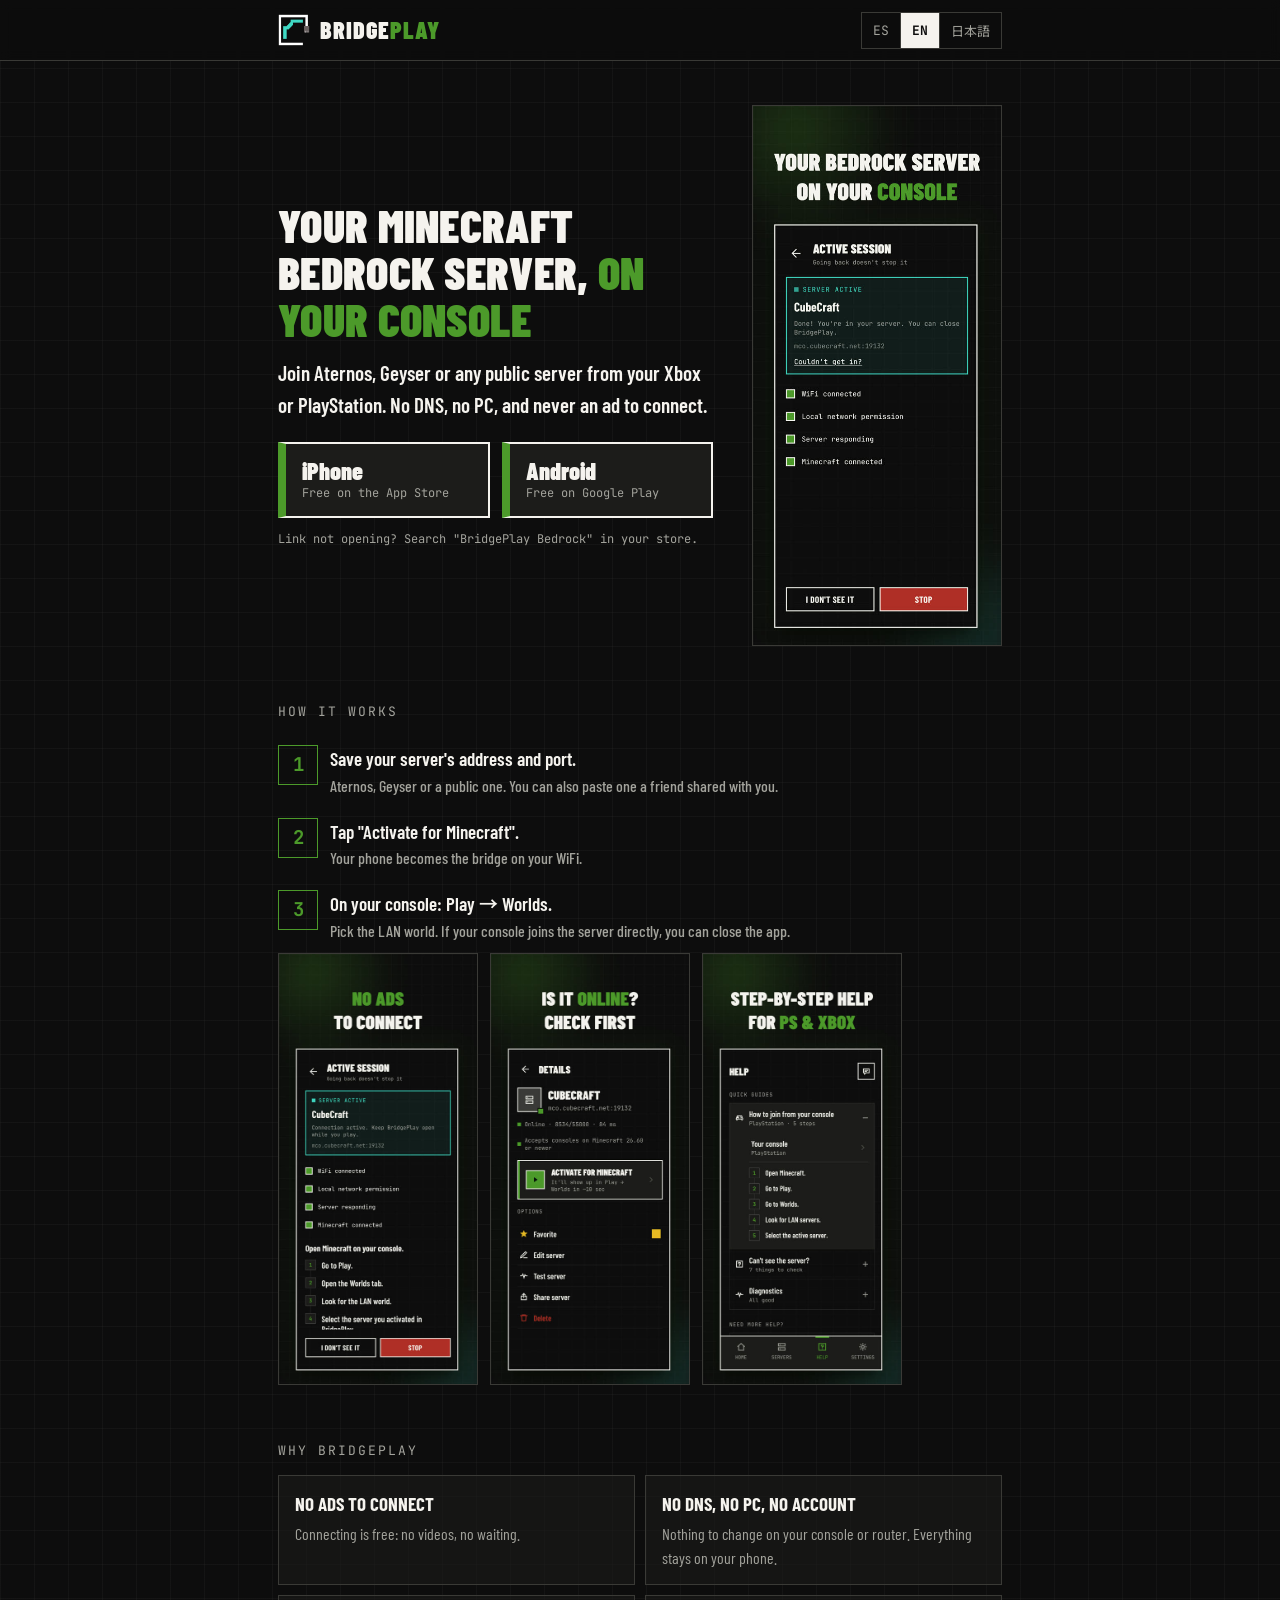
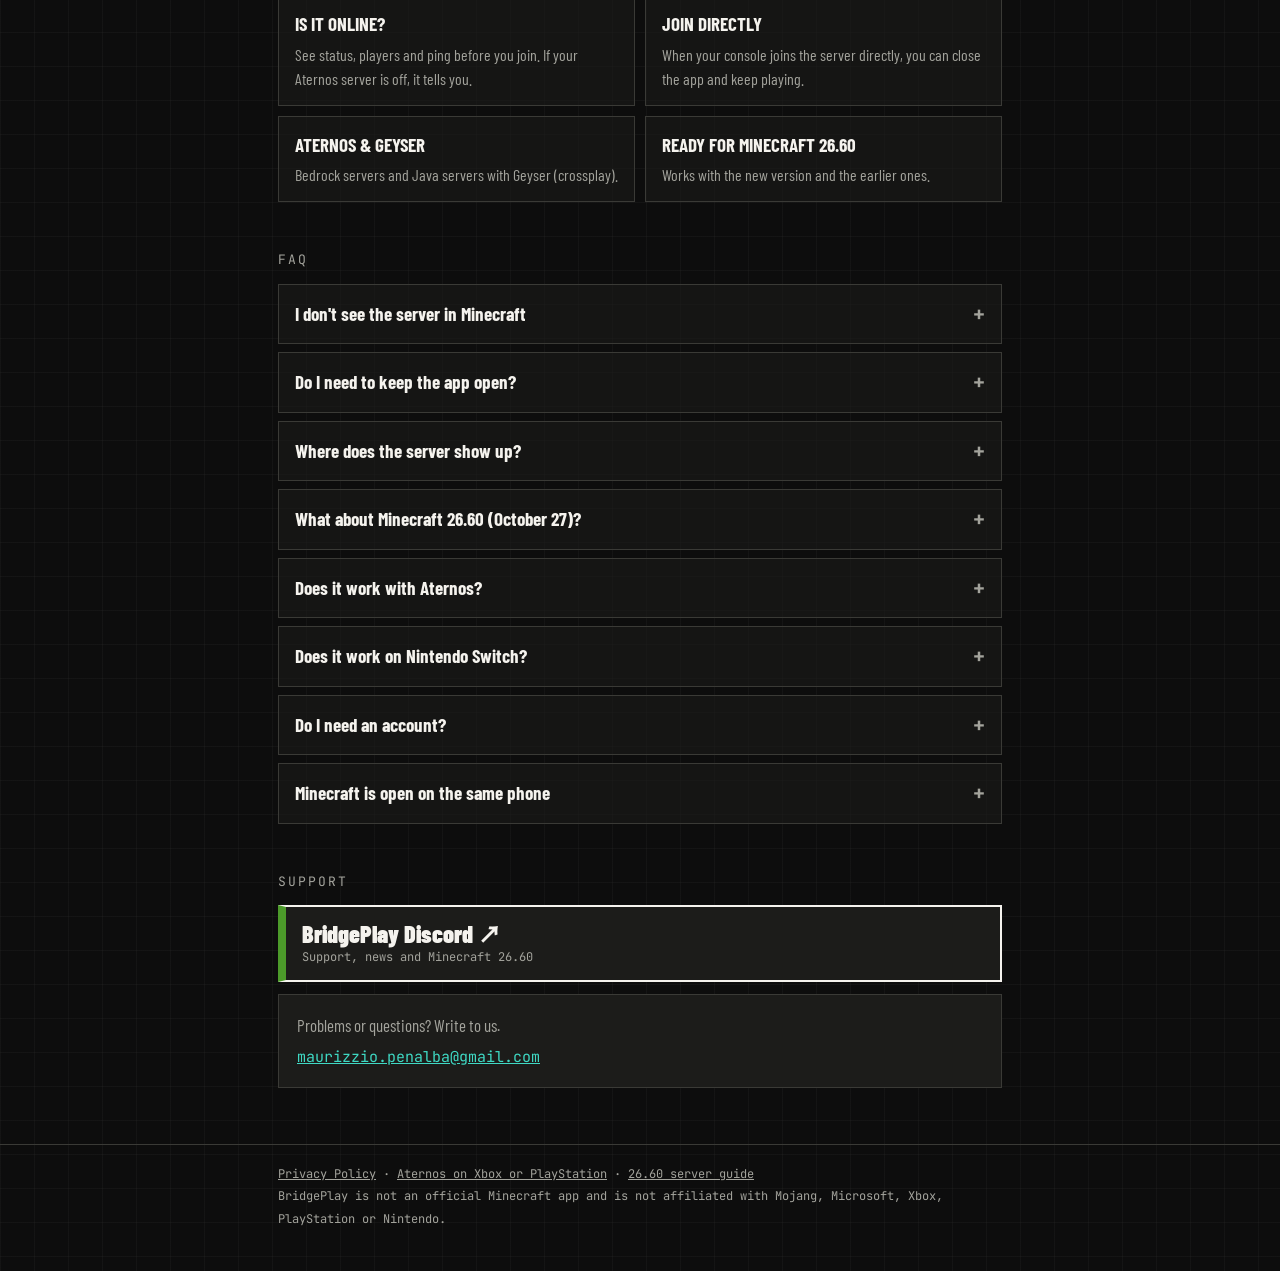
<file: index.html>
<!DOCTYPE html>
<html lang="es"
  data-title-es="BridgePlay — Tu servidor de Minecraft Bedrock en Xbox y PlayStation"
  data-title-en="BridgePlay — Your Minecraft Bedrock server on Xbox & PlayStation"
  data-title-ja="BridgePlay — マイクラ統合版の外部サーバーにPS・Xboxから参加">
<head>
<meta charset="utf-8">
<meta name="viewport" content="width=device-width, initial-scale=1">
<title>BridgePlay — Tu servidor de Minecraft Bedrock en Xbox y PlayStation</title>
<meta name="description" content="Join any Minecraft Bedrock server (Aternos, Geyser, public servers) from your Xbox or PlayStation. No DNS, no PC, no ads to connect. Entra a cualquier servidor de Minecraft Bedrock desde tu consola. マイクラ統合版の外部サーバーにPS・Xboxから参加。">
<meta property="og:title" content="BridgePlay — Minecraft Bedrock servers on your console">
<meta property="og:description" content="Join any Bedrock server from Xbox or PlayStation. No DNS, no PC, no ads to connect.">
<meta property="og:image" content="https://mpenalba1.github.io/bridgeplay-support/logo.png">
<meta property="og:type" content="website">
<link rel="icon" type="image/png" href="logo.png">
<link rel="preconnect" href="https://fonts.googleapis.com">
<link rel="preconnect" href="https://fonts.gstatic.com" crossorigin>
<link href="https://fonts.googleapis.com/css2?family=Barlow+Condensed:wght@500;600;700;900&family=JetBrains+Mono:wght@400;700&family=Noto+Sans+JP:wght@400;500;700;900&display=swap" rel="stylesheet">
<link rel="stylesheet" href="site.css?v=20261006b">
<script src="lang.js?v=20261006b"></script>
</head>
<body>

<header class="top"><div class="wrap">
  <a class="brand" href="./"><img src="logo.png" alt=""><b>BRIDGE<span>PLAY</span></b></a>
  <nav class="langs" aria-label="Idioma / Language / 言語">
    <button type="button" data-set="es" aria-pressed="true">ES</button>
    <button type="button" data-set="en" aria-pressed="false">EN</button>
    <button type="button" data-set="ja" aria-pressed="false">日本語</button>
  </nav>
</div></header>

<main class="wrap">

<section class="hero">
  <div>
    <div data-l="es">
      <h1>Tu servidor de Minecraft Bedrock, <em>en tu consola</em></h1>
      <p class="lead">Entra desde tu Xbox o PlayStation a Aternos, a servidores con Geyser o a cualquier servidor público. Sin DNS, sin PC y sin ver anuncios para conectarte.</p>
    </div>
    <div data-l="en">
      <h1>Your Minecraft Bedrock server, <em>on your console</em></h1>
      <p class="lead">Join Aternos, Geyser or any public server from your Xbox or PlayStation. No DNS, no PC, and never an ad to connect.</p>
    </div>
    <div data-l="ja">
      <h1>マイクラ統合版の外部サーバーに、<em>ゲーム機から参加</em></h1>
      <p class="lead">PS5・PS4・Xboxから、Aternos、Geyserを入れたサーバー、そのほかの公開サーバーに参加できます。DNS設定もPCも不要で、接続のために広告を見る必要もありません。</p>
    </div>
    <div class="get">
      <a class="cta" id="ios" href="https://apps.apple.com/app/apple-store/id6786974231?pt=129034241&amp;ct=web_home&amp;mt=8">
        <div><div class="t1">iPhone</div>
          <div class="t2"><span data-l="es">Gratis en el App Store</span><span data-l="en">Free on the App Store</span><span data-l="ja">App Storeで無料</span></div></div>
      </a>
      <a class="cta" id="android" href="https://play.google.com/store/apps/details?id=com.bridgeplay.app&amp;referrer=utm_source%3Dweb%26utm_campaign%3Dweb_home">
        <div><div class="t1">Android</div>
          <div class="t2"><span data-l="es">Gratis en Google Play</span><span data-l="en">Free on Google Play</span><span data-l="ja">Google Playで無料</span></div></div>
      </a>
    </div>
    <p class="note">
      <span data-l="es">¿No abre el enlace? Busca «BridgePlay Bedrock» en tu tienda.</span>
      <span data-l="en">Link not opening? Search "BridgePlay Bedrock" in your store.</span>
      <span data-l="ja">リンクが開かない場合は、ストアで「BridgePlay」と検索してください。</span>
    </p>
  </div>
  <div class="phone">
    <img data-l="es" src="shots/es-01.jpg" alt="BridgePlay: ¡Listo! Ya estás en tu servidor">
    <img data-l="en" src="shots/en-01.jpg" alt="BridgePlay: You're in your server" loading="lazy">
    <img data-l="ja" src="shots/ja-01.jpg" alt="BridgePlay：サーバーに入れました" loading="lazy">
  </div>
</section>

<div class="label"><span data-l="es">Cómo funciona</span><span data-l="en">How it works</span><span data-l="ja">使い方</span></div>
<ol class="steps" data-l="es">
  <li><span>Guarda la dirección y el puerto de tu servidor.<small>Aternos, Geyser o uno público. También puedes pegar uno que te compartió un amigo.</small></span></li>
  <li><span>Toca «Activar para Minecraft».<small>Tu teléfono hace de puente en tu WiFi.</small></span></li>
  <li><span>En la consola: Jugar → Mundos.<small>Elige el mundo que dice LAN. Si la consola entra directo al servidor, puedes cerrar la app.</small></span></li>
</ol>
<ol class="steps" data-l="en">
  <li><span>Save your server's address and port.<small>Aternos, Geyser or a public one. You can also paste one a friend shared with you.</small></span></li>
  <li><span>Tap "Activate for Minecraft".<small>Your phone becomes the bridge on your WiFi.</small></span></li>
  <li><span>On your console: Play → Worlds.<small>Pick the LAN world. If your console joins the server directly, you can close the app.</small></span></li>
</ol>
<ol class="steps" data-l="ja">
  <li><span>サーバーのアドレスとポートを保存します。<small>AternosやGeyser、公開サーバーもOK。フレンドから共有されたサーバーは、貼り付けるだけで追加できます。</small></span></li>
  <li><span>「Minecraftで有効化」をタップします。<small>スマホが同じWi-Fiの中で橋渡し役になります。</small></span></li>
  <li><span>ゲーム機で「プレイ」→「ワールド」を開きます。<small>「LAN ゲーム」にあるサーバーを選んで参加します。直接参加できたら、アプリは閉じてOKです。</small></span></li>
</ol>

<div class="shots" data-l="es">
  <img src="shots/es-02.jpg" alt="Sin anuncios para conectar" loading="lazy"><img src="shots/es-03.jpg" alt="¿Está encendido? Míralo antes" loading="lazy"><img src="shots/es-06.jpg" alt="Ayuda paso a paso para PS y Xbox" loading="lazy">
</div>
<div class="shots" data-l="en">
  <img src="shots/en-02.jpg" alt="No ads to connect" loading="lazy"><img src="shots/en-03.jpg" alt="Is it online? Check first" loading="lazy"><img src="shots/en-06.jpg" alt="Step-by-step help for PS and Xbox" loading="lazy">
</div>
<div class="shots" data-l="ja">
  <img src="shots/ja-02.jpg" alt="接続のために広告を見る必要なし" loading="lazy"><img src="shots/ja-03.jpg" alt="サーバーの状態を参加前にチェック" loading="lazy"><img src="shots/ja-06.jpg" alt="外部サーバーの入り方をPS・Xbox別に案内" loading="lazy">
</div>

<div class="label"><span data-l="es">Por qué BridgePlay</span><span data-l="en">Why BridgePlay</span><span data-l="ja">BridgePlayの特長</span></div>
<div class="perks" data-l="es">
  <div class="perk"><h3>Sin anuncios para conectar</h3><p>Conectar es gratis, sin videos ni esperas.</p></div>
  <div class="perk"><h3>Sin DNS, sin PC, sin cuentas</h3><p>No cambias nada en la consola ni en el router. Todo queda en tu teléfono.</p></div>
  <div class="perk"><h3>¿Está encendido?</h3><p>Ves el estado, los jugadores y el ping antes de entrar. Si tu Aternos está apagado, te avisa.</p></div>
  <div class="perk"><h3>Entrar directo</h3><p>Cuando la consola entra directo al servidor, puedes cerrar la app y seguir jugando.</p></div>
  <div class="perk"><h3>Aternos y Geyser</h3><p>Servidores Bedrock y servidores Java con Geyser (crossplay).</p></div>
  <div class="perk"><h3>Lista para Minecraft 26.60</h3><p>Funciona con la versión nueva y con las anteriores.</p></div>
</div>
<div class="perks" data-l="en">
  <div class="perk"><h3>No ads to connect</h3><p>Connecting is free: no videos, no waiting.</p></div>
  <div class="perk"><h3>No DNS, no PC, no account</h3><p>Nothing to change on your console or router. Everything stays on your phone.</p></div>
  <div class="perk"><h3>Is it online?</h3><p>See status, players and ping before you join. If your Aternos server is off, it tells you.</p></div>
  <div class="perk"><h3>Join directly</h3><p>When your console joins the server directly, you can close the app and keep playing.</p></div>
  <div class="perk"><h3>Aternos &amp; Geyser</h3><p>Bedrock servers and Java servers with Geyser (crossplay).</p></div>
  <div class="perk"><h3>Ready for Minecraft 26.60</h3><p>Works with the new version and the earlier ones.</p></div>
</div>
<div class="perks" data-l="ja">
  <div class="perk"><h3>広告を見ずに接続</h3><p>接続は無料です。動画を見る必要も、待つ必要もありません。</p></div>
  <div class="perk"><h3>DNSもPCもアカウントも不要</h3><p>ゲーム機やルーターの設定を変える必要はありません。データはすべてスマホの中に保存されます。</p></div>
  <div class="perk"><h3>参加前に状態をチェック</h3><p>オンラインかどうか、人数、Pingが分かります。Aternosのサーバーが停止中なら、それも表示されます。</p></div>
  <div class="perk"><h3>直接参加</h3><p>直接参加できたら、アプリを閉じてもそのまま遊べます。</p></div>
  <div class="perk"><h3>AternosとGeyserに対応</h3><p>統合版のサーバーと、GeyserでクロスプレイできるJava版サーバーに対応。</p></div>
  <div class="perk"><h3>Minecraft 26.60に対応</h3><p>新しいバージョンでも、以前のバージョンでも使えます。</p></div>
</div>

<div class="label"><span data-l="es">Preguntas frecuentes</span><span data-l="en">FAQ</span><span data-l="ja">よくある質問</span></div>

<div data-l="es">
  <details><summary>No veo el servidor en Minecraft</summary><div><ol>
    <li>Teléfono y consola en el mismo WiFi (no la red de invitados).</li>
    <li>Revisa que el servidor esté encendido: BridgePlay te lo dice.</li>
    <li>Cierra Minecraft por completo en la consola y ábrelo otra vez. Si no basta, reinicia la consola.</li>
    <li>Apaga y prende el WiFi del teléfono.</li>
  </ol><p>En la app, la pestaña Ayuda tiene un diagnóstico que revisa todo esto por ti.</p></div></details>
  <details><summary>¿Tengo que dejar la app abierta?</summary><div>
    <p>Si la consola entró directo al servidor («¡Listo! Ya estás en tu servidor»), no: puedes cerrarla.</p>
    <p>Con la conexión de siempre, sí: en iPhone déjala abierta en pantalla; en Android déjala activa (puedes salir de la app, pero no la cierres).</p></div></details>
  <details><summary>¿Dónde aparece el servidor?</summary><div><p>En la versión actual de Minecraft: Jugar → Mundos, en la lista de mundos LAN.</p></div></details>
  <details><summary>¿Y con Minecraft 26.60 (27 de octubre)?</summary><div>
    <p>BridgePlay está lista desde la versión 1.5.0: las consolas con la versión nueva encuentran tu servidor y entran directo, si el servidor ya acepta la conexión nueva de Minecraft. Las versiones anteriores siguen funcionando como siempre.</p>
    <p>¿Administras el servidor? <a href="servidores-26-60.html">Prepáralo para la 26.60</a>.</p></div></details>
  <details><summary>¿Funciona con Aternos?</summary><div><p>Sí, con servidores Bedrock y con servidores Java que tienen Geyser (crossplay). Usa la dirección y el puerto de Bedrock que te muestra Aternos.</p></div></details>
  <details><summary>¿Funciona en Nintendo Switch?</summary><div><p>No. Minecraft en Switch no muestra juegos LAN.</p></div></details>
  <details><summary>¿Necesito cuenta?</summary><div><p>No. Todo se guarda en tu teléfono.</p></div></details>
  <details><summary>Tengo Minecraft abierto en el mismo teléfono</summary><div><p>Ciérralo por completo antes de activar: los dos usan la misma conexión.</p></div></details>
</div>

<div data-l="en">
  <details><summary>I don't see the server in Minecraft</summary><div><ol>
    <li>Phone and console on the same WiFi (not a guest network).</li>
    <li>Make sure the server is online: BridgePlay shows it.</li>
    <li>Fully close Minecraft on your console and open it again. If that's not enough, restart the console.</li>
    <li>Turn your phone's WiFi off and on.</li>
  </ol><p>In the app, the Help tab has diagnostics that check all of this for you.</p></div></details>
  <details><summary>Do I need to keep the app open?</summary><div>
    <p>If your console joined the server directly ("Done! You're in your server"), no: you can close it.</p>
    <p>With the usual connection, yes: keep it on screen on iPhone; on Android keep it running (you can leave the app, just don't close it).</p></div></details>
  <details><summary>Where does the server show up?</summary><div><p>In current Minecraft: Play → Worlds, in the LAN worlds list.</p></div></details>
  <details><summary>What about Minecraft 26.60 (October 27)?</summary><div>
    <p>BridgePlay is ready since version 1.5.0: consoles on the new version find your server and join directly, if the server already accepts Minecraft's new connection. Earlier versions keep working as always.</p>
    <p>Do you run the server? <a href="servidores-26-60.html">Get it ready for 26.60</a>.</p></div></details>
  <details><summary>Does it work with Aternos?</summary><div><p>Yes, with Bedrock servers and with Java servers that have Geyser (crossplay). Use the Bedrock address and port Aternos shows you.</p></div></details>
  <details><summary>Does it work on Nintendo Switch?</summary><div><p>No. Minecraft on Switch doesn't list LAN games.</p></div></details>
  <details><summary>Do I need an account?</summary><div><p>No. Everything stays on your phone.</p></div></details>
  <details><summary>Minecraft is open on the same phone</summary><div><p>Close it completely before activating: both use the same connection.</p></div></details>
</div>

<div data-l="ja">
  <details><summary>Minecraftにサーバーが表示されない</summary><div><ol>
    <li>スマホとゲーム機を同じWi-Fiにつなぎます（ゲスト用のネットワークは使えません）。</li>
    <li>サーバーがオンラインか確認します。BridgePlayで確認できます。</li>
    <li>ゲーム機のMinecraftを完全に終了して、もう一度起動します。それでも直らないときは、ゲーム機を再起動します。</li>
    <li>スマホのWi-Fiをいったんオフにして、またオンにします。</li>
  </ol><p>アプリの「ヘルプ」タブにある診断で、これらをまとめて確認できます。</p></div></details>
  <details><summary>アプリは開いたままにする必要がある？</summary><div>
    <p>ゲーム機がサーバーに直接入れた場合（「サーバーに入れました！」と表示されたとき）は、閉じても大丈夫です。</p>
    <p>いつもの接続方法の場合は必要です。iPhoneでは画面に表示したまま、Androidでは起動したままにしてください（Androidは、ほかのアプリに切り替えてもOKですが、BridgePlayは終了しないでください）。</p></div></details>
  <details><summary>サーバーはどこに表示される？</summary><div><p>現在のMinecraftでは「プレイ」→「ワールド」の「LAN ゲーム」に表示されます。</p></div></details>
  <details><summary>Minecraft 26.60（10月27日）にも対応している？</summary><div>
    <p>BridgePlayはバージョン1.5.0から対応済みです。新しいバージョンのゲーム機でもサーバーが見つかり、サーバー側が新しい接続方式に対応していれば直接参加できます。以前のバージョンのMinecraftも、これまでどおり使えます。</p>
    <p>サーバーを管理している方は、<a href="servidores-26-60.html">26.60への対応方法</a>をご覧ください。</p></div></details>
  <details><summary>Aternosで使える？</summary><div><p>はい。統合版のサーバーと、Geyserを入れたJava版サーバーに対応しています。Aternosに表示される統合版（Bedrock）用のアドレスとポートを使ってください。</p></div></details>
  <details><summary>Nintendo Switchで使える？</summary><div><p>いいえ。Switch版のMinecraftにはLANゲームが表示されないため、使えません。</p></div></details>
  <details><summary>アカウントは必要？</summary><div><p>不要です。データはすべてスマホの中だけに保存されます。</p></div></details>
  <details><summary>同じスマホでMinecraftを開いている場合</summary><div><p>どちらも同じ接続を使うため、有効化する前にスマホのMinecraftを完全に終了してください。</p></div></details>
</div>

<div class="label"><span data-l="es">Soporte</span><span data-l="en">Support</span><span data-l="ja">サポート</span></div>
<a class="cta" id="discord" href="https://discord.gg/EFEthtAZ9J">
  <div><div class="t1"><span data-l="es">Discord de BridgePlay ↗</span><span data-l="en">BridgePlay Discord ↗</span><span data-l="ja">BridgePlayのDiscord ↗</span></div>
  <div class="t2"><span data-l="es">Soporte, novedades y Minecraft 26.60</span><span data-l="en">Support, news and Minecraft 26.60</span><span data-l="ja">サポート、お知らせ、Minecraft 26.60（英語・スペイン語）</span></div></div>
</a>
<div class="card" style="margin-top:12px">
  <p style="margin:0 0 6px"><span data-l="es">¿Problemas o preguntas? Escríbenos.</span><span data-l="en">Problems or questions? Write to us.</span><span data-l="ja">困ったことや質問があれば、メールでご連絡ください。</span></p>
  <a class="mail" href="mailto:maurizzio.penalba@gmail.com">maurizzio.penalba@gmail.com</a>
</div>

</main>

<footer class="foot"><div class="wrap">
  <a href="privacy.html"><span data-l="es">Política de privacidad</span><span data-l="en">Privacy Policy</span><span data-l="ja">プライバシーポリシー</span></a> ·
  <a href="aternos-xbox-playstation.html"><span data-l="es">Aternos en Xbox o PlayStation</span><span data-l="en">Aternos on Xbox or PlayStation</span><span data-l="ja">AternosにPS・Xboxから参加</span></a> ·
  <a href="servidores-26-60.html"><span data-l="es">Guía 26.60 para servidores</span><span data-l="en">26.60 server guide</span><span data-l="ja">サーバー管理者向け26.60ガイド</span></a><br>
  <span data-l="es">BridgePlay no es una app oficial de Minecraft y no está afiliada a Mojang, Microsoft, Xbox, PlayStation ni Nintendo.</span>
  <span data-l="en">BridgePlay is not an official Minecraft app and is not affiliated with Mojang, Microsoft, Xbox, PlayStation or Nintendo.</span>
  <span data-l="ja">BridgePlayはMinecraftの公式アプリではありません。Mojang、Microsoft、Xbox、PlayStation、任天堂とは提携していません。</span>
</div></footer>

<script>
  // Etiqueta de campaña según de dónde viene la visita (?from=tiktok → web_tiktok),
  // para que cada tienda cuente las descargas por canal. Solo letras, números y "_".
  (function () {
    var from = new URLSearchParams(location.search).get("from");
    if (!from || !/^[a-z0-9_]{1,20}$/.test(from)) return;
    var c = "web_" + from;
    document.getElementById("ios").href =
      "https://apps.apple.com/app/apple-store/id6786974231?pt=129034241&ct=" + c + "&mt=8";
    document.getElementById("android").href =
      "https://play.google.com/store/apps/details?id=com.bridgeplay.app&referrer=utm_source%3D" +
      from + "%26utm_campaign%3D" + c;
  })();
</script>
</body>
</html>
</file>
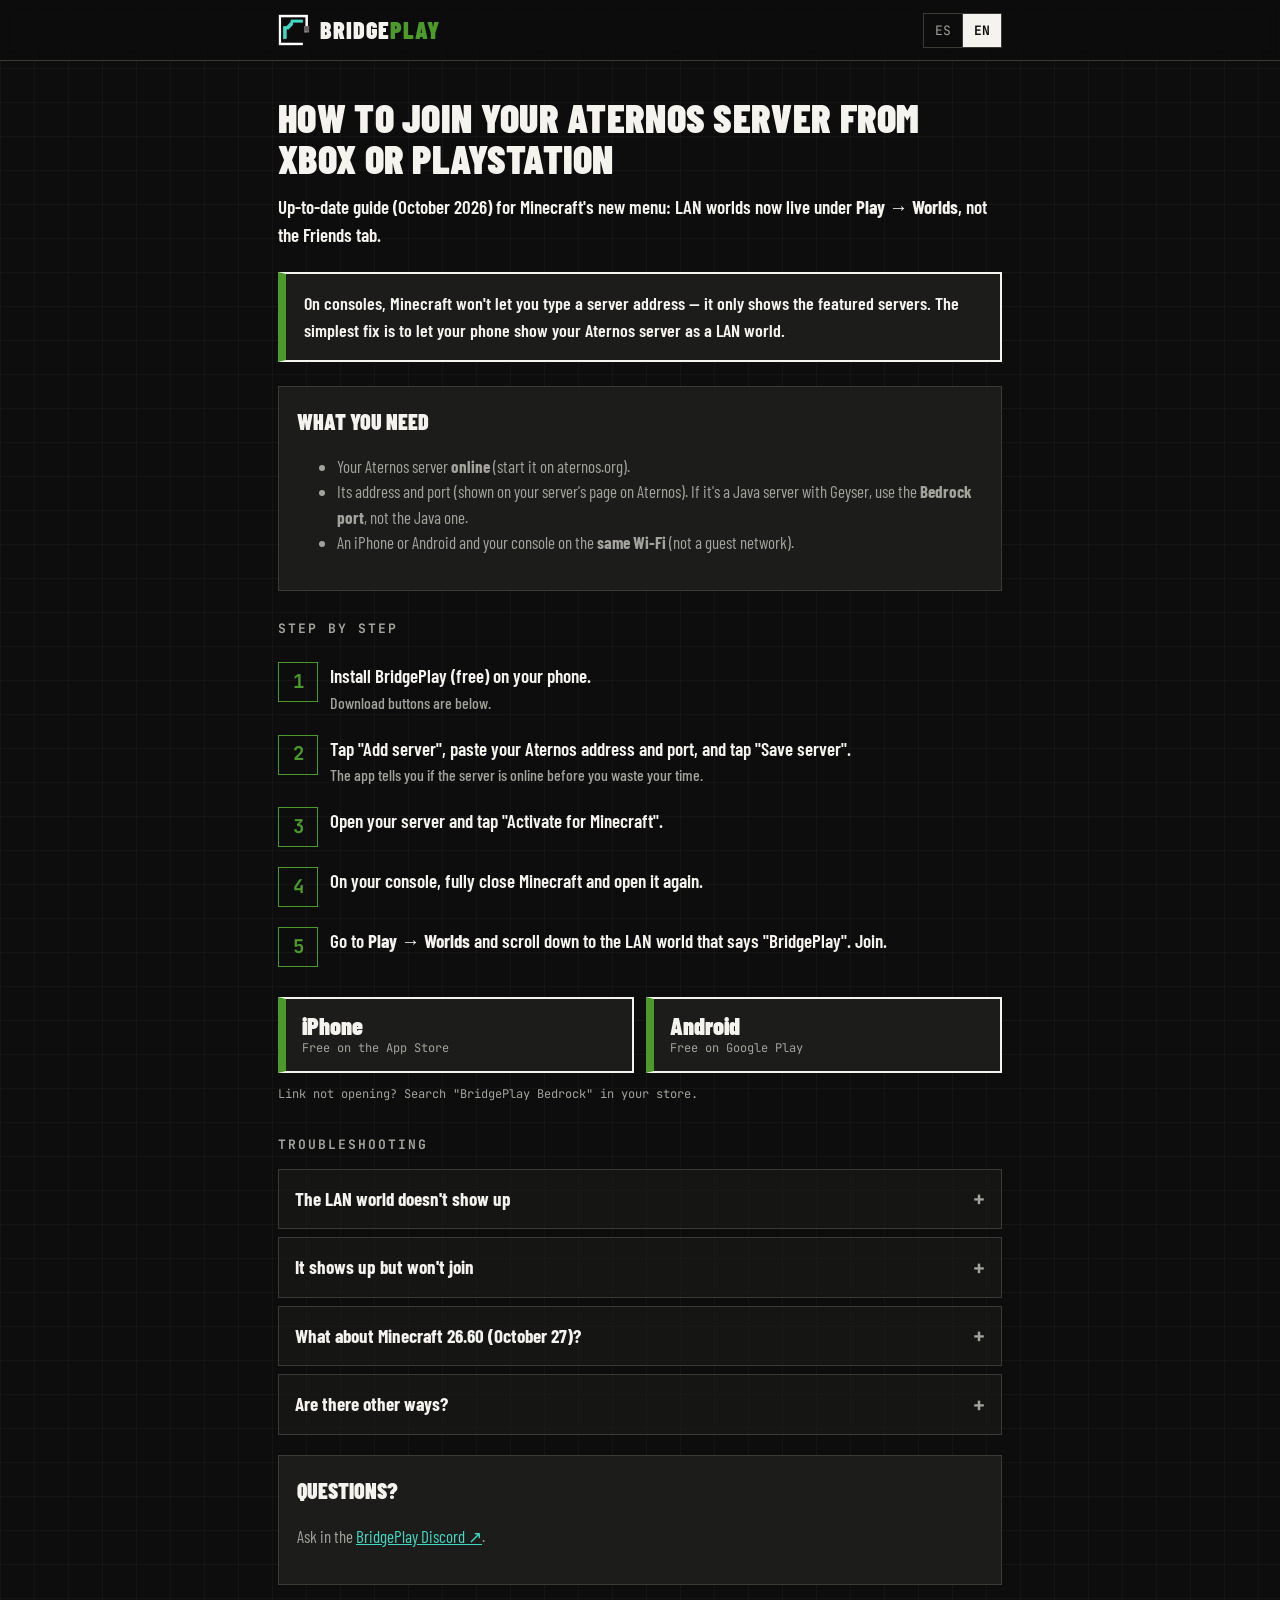
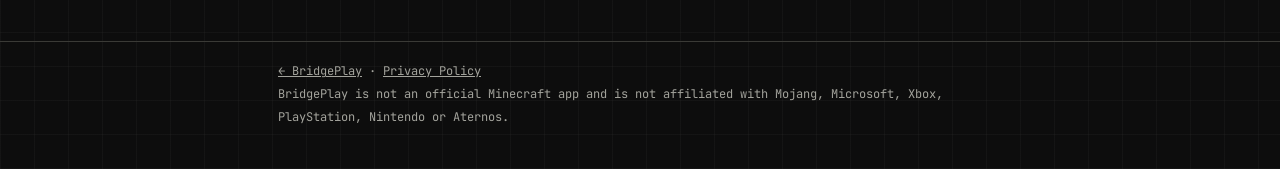
<file: aternos-xbox-playstation.html>
<!DOCTYPE html>
<html lang="es"
  data-title-es="Cómo entrar a tu server de Aternos desde Xbox o PlayStation (2026) — BridgePlay"
  data-title-en="How to join your Aternos server from Xbox or PlayStation (2026) — BridgePlay">
<head>
<meta charset="utf-8">
<meta name="viewport" content="width=device-width, initial-scale=1">
<title>Cómo entrar a tu server de Aternos desde Xbox o PlayStation (2026) — BridgePlay</title>
<meta name="description" content="Guía 2026 para entrar a un server de Aternos (Bedrock o Java con Geyser) desde Xbox o PlayStation, con el menú nuevo Jugar → Mundos. Sin DNS y sin PC. / 2026 guide: join your Aternos server from Xbox or PlayStation with the new Play → Worlds menu.">
<meta property="og:title" content="Tu server de Aternos en Xbox o PlayStation · Your Aternos server on Xbox or PlayStation">
<meta property="og:description" content="Paso a paso, al día con el menú nuevo (Jugar → Mundos). Step by step, up to date with the new menu (Play → Worlds).">
<meta property="og:image" content="https://mpenalba1.github.io/bridgeplay-support/logo.png">
<meta property="og:type" content="article">
<link rel="icon" type="image/png" href="logo.png">
<link rel="preconnect" href="https://fonts.googleapis.com">
<link rel="preconnect" href="https://fonts.gstatic.com" crossorigin>
<link href="https://fonts.googleapis.com/css2?family=Barlow+Condensed:wght@500;600;700;900&family=JetBrains+Mono:wght@400;700&display=swap" rel="stylesheet">
<link rel="stylesheet" href="site.css?v=20261006b">
<script src="lang.js?v=20261006b"></script>
<script>
  // Esta guía existe en español e inglés: el japonés cae al inglés.
  if (document.documentElement.getAttribute("data-lang") === "ja") {
    document.documentElement.setAttribute("data-lang", "en");
    document.documentElement.setAttribute("lang", "en");
    document.title = document.documentElement.getAttribute("data-title-en");
  }
</script>
</head>
<body>

<header class="top"><div class="wrap">
  <a class="brand" href="./"><img src="logo.png" alt=""><b>BRIDGE<span>PLAY</span></b></a>
  <nav class="langs" aria-label="Idioma / Language">
    <button type="button" data-set="es" aria-pressed="true">ES</button>
    <button type="button" data-set="en" aria-pressed="false">EN</button>
  </nav>
</div></header>

<main class="wrap doc">

<!-- ───────── Español ───────── -->
<div data-l="es">
  <h1>Cómo entrar a tu server de Aternos desde Xbox o PlayStation</h1>
  <p class="lead">Guía al día (octubre de 2026), con el menú nuevo de Minecraft: los mundos LAN ahora están en <b>Jugar → Mundos</b>, ya no en la pestaña Amigos.</p>
  <div class="essential">En consola Minecraft no te deja escribir la dirección de un server: solo muestra los destacados. La forma más simple es que tu teléfono haga aparecer tu server de Aternos como un mundo LAN.</div>

  <div class="card"><h2>Lo que necesitas</h2><ul>
    <li>Tu server de Aternos <b>encendido</b> (enciéndelo en aternos.org).</li>
    <li>Su dirección y su puerto (salen en el panel de tu server en Aternos). Si tu server es de Java con Geyser, usa el <b>puerto de Bedrock</b>, no el de Java.</li>
    <li>Un iPhone o Android y la consola en el <b>mismo WiFi</b> (no la red de invitados).</li>
  </ul></div>

  <h2 class="label" style="margin-top:28px">Paso a paso</h2>
  <ol class="steps">
    <li><div>Instala BridgePlay (gratis) en tu teléfono.<small>Abajo están los botones de descarga.</small></div></li>
    <li><div>Toca «Agregar servidor», pega la dirección y el puerto de Aternos y toca «Guardar servidor».<small>La app te dice si el server está encendido antes de que pierdas el tiempo.</small></div></li>
    <li><div>Abre tu server y toca «Activar para Minecraft».</div></li>
    <li><div>En la consola, cierra Minecraft por completo y vuelve a abrirlo.</div></li>
    <li><div>Ve a <b>Jugar → Mundos</b> y baja hasta el mundo LAN que dice «BridgePlay». Entra.</div></li>
  </ol>

  <div class="get" style="margin-top:20px">
    <a class="cta" id="ios-es" href="https://apps.apple.com/app/apple-store/id6786974231?pt=129034241&amp;ct=web_guia_aternos&amp;mt=8">
      <div><div class="t1">iPhone</div><div class="t2">Gratis en el App Store</div></div>
    </a>
    <a class="cta" id="android-es" href="https://play.google.com/store/apps/details?id=com.bridgeplay.app&amp;referrer=utm_source%3Dweb%26utm_campaign%3Dweb_guia_aternos">
      <div><div class="t1">Android</div><div class="t2">Gratis en Google Play</div></div>
    </a>
  </div>
  <p class="note">¿No abre el enlace? Busca «BridgePlay Bedrock» en tu tienda.</p>

  <h2 class="label" style="margin-top:32px">Si algo no sale</h2>
  <details><summary>No aparece el mundo LAN</summary><div><ul>
    <li>Revisa que el teléfono y la consola estén en el mismo WiFi (no la red de invitados).</li>
    <li>Apaga y prende el WiFi del teléfono, y vuelve a abrir Minecraft en la consola.</li>
    <li>Mira en Jugar → Mundos, no en Servidores ni en Amigos.</li>
  </ul></div></details>
  <details><summary>Aparece, pero no entra</summary><div><ul>
    <li>Aternos apaga el server si nadie entra en unos minutos: enciéndelo otra vez. BridgePlay te avisa cuando está apagado.</li>
    <li>Java con Geyser: revisa que usaste el puerto de Bedrock (el de Geyser), no el de Java.</li>
  </ul></div></details>
  <details><summary>¿Y Minecraft 26.60 (27 de octubre)?</summary><div>
    <p>Desde esa versión las consolas solo entran a servers con la conexión nueva. Los de Aternos Bedrock se actualizan solos; si usas Java con Geyser, mira <a href="servidores-26-60.html">cómo preparar tu server para la 26.60</a>.</p>
  </div></details>
  <details><summary>¿Hay otras formas?</summary><div>
    <p>Sí: cambiar el DNS de la consola, otras apps de teléfono o un programa en la PC. Todas sirven; BridgePlay es la que no te hace ver anuncios para conectarte y no toca la configuración de tu consola.</p>
  </div></details>

  <div class="card" style="margin-top:20px"><h2>¿Dudas?</h2>
    <p>Pregunta en el <a href="https://discord.gg/EFEthtAZ9J">Discord de BridgePlay ↗</a>.</p></div>
</div>

<!-- ───────── English ───────── -->
<div data-l="en">
  <h1>How to join your Aternos server from Xbox or PlayStation</h1>
  <p class="lead">Up-to-date guide (October 2026) for Minecraft's new menu: LAN worlds now live under <b>Play → Worlds</b>, not the Friends tab.</p>
  <div class="essential">On consoles, Minecraft won't let you type a server address — it only shows the featured servers. The simplest fix is to let your phone show your Aternos server as a LAN world.</div>

  <div class="card"><h2>What you need</h2><ul>
    <li>Your Aternos server <b>online</b> (start it on aternos.org).</li>
    <li>Its address and port (shown on your server's page on Aternos). If it's a Java server with Geyser, use the <b>Bedrock port</b>, not the Java one.</li>
    <li>An iPhone or Android and your console on the <b>same Wi-Fi</b> (not a guest network).</li>
  </ul></div>

  <h2 class="label" style="margin-top:28px">Step by step</h2>
  <ol class="steps">
    <li><div>Install BridgePlay (free) on your phone.<small>Download buttons are below.</small></div></li>
    <li><div>Tap "Add server", paste your Aternos address and port, and tap "Save server".<small>The app tells you if the server is online before you waste your time.</small></div></li>
    <li><div>Open your server and tap "Activate for Minecraft".</div></li>
    <li><div>On your console, fully close Minecraft and open it again.</div></li>
    <li><div>Go to <b>Play → Worlds</b> and scroll down to the LAN world that says "BridgePlay". Join.</div></li>
  </ol>

  <div class="get" style="margin-top:20px">
    <a class="cta" id="ios-en" href="https://apps.apple.com/app/apple-store/id6786974231?pt=129034241&amp;ct=web_guia_aternos&amp;mt=8">
      <div><div class="t1">iPhone</div><div class="t2">Free on the App Store</div></div>
    </a>
    <a class="cta" id="android-en" href="https://play.google.com/store/apps/details?id=com.bridgeplay.app&amp;referrer=utm_source%3Dweb%26utm_campaign%3Dweb_guia_aternos">
      <div><div class="t1">Android</div><div class="t2">Free on Google Play</div></div>
    </a>
  </div>
  <p class="note">Link not opening? Search "BridgePlay Bedrock" in your store.</p>

  <h2 class="label" style="margin-top:32px">Troubleshooting</h2>
  <details><summary>The LAN world doesn't show up</summary><div><ul>
    <li>Make sure your phone and console are on the same Wi-Fi (not a guest network).</li>
    <li>Turn your phone's Wi-Fi off and on, then reopen Minecraft on the console.</li>
    <li>Look under Play → Worlds, not Servers or Friends.</li>
  </ul></div></details>
  <details><summary>It shows up but won't join</summary><div><ul>
    <li>Aternos shuts the server down if nobody joins for a few minutes: start it again. BridgePlay tells you when it's offline.</li>
    <li>Java with Geyser: check that you used the Bedrock (Geyser) port, not the Java one.</li>
  </ul></div></details>
  <details><summary>What about Minecraft 26.60 (October 27)?</summary><div>
    <p>From that version, consoles only join servers that speak the new connection. Aternos Bedrock servers update on their own; if you run Java with Geyser, see <a href="servidores-26-60.html?lang=en">how to get your server ready for 26.60</a>.</p>
  </div></details>
  <details><summary>Are there other ways?</summary><div>
    <p>Yes: changing your console's DNS, other phone apps, or a program on a PC. They all work; BridgePlay is the one that never makes you watch an ad to connect and doesn't touch your console's settings.</p>
  </div></details>

  <div class="card" style="margin-top:20px"><h2>Questions?</h2>
    <p>Ask in the <a href="https://discord.gg/EFEthtAZ9J">BridgePlay Discord ↗</a>.</p></div>
</div>

</main>

<footer class="foot"><div class="wrap">
  <a href="./">← BridgePlay</a> ·
  <a href="privacy.html"><span data-l="es">Política de privacidad</span><span data-l="en">Privacy Policy</span></a><br>
  <span data-l="es">BridgePlay no es una app oficial de Minecraft y no está afiliada a Mojang, Microsoft, Xbox, PlayStation, Nintendo ni Aternos.</span>
  <span data-l="en">BridgePlay is not an official Minecraft app and is not affiliated with Mojang, Microsoft, Xbox, PlayStation, Nintendo or Aternos.</span>
</div></footer>

<script>
  // Etiqueta de campaña según de dónde viene la visita (?from=youtube → web_guia_aternos_youtube).
  (function () {
    var from = new URLSearchParams(location.search).get("from");
    if (!from || !/^[a-z0-9_]{1,20}$/.test(from)) return;
    var c = "web_guia_aternos_" + from;
    ["es", "en"].forEach(function (l) {
      document.getElementById("ios-" + l).href =
        "https://apps.apple.com/app/apple-store/id6786974231?pt=129034241&ct=" + c + "&mt=8";
      document.getElementById("android-" + l).href =
        "https://play.google.com/store/apps/details?id=com.bridgeplay.app&referrer=utm_source%3D" +
        from + "%26utm_campaign%3D" + c;
    });
  })();
</script>
</body>
</html>
</file>
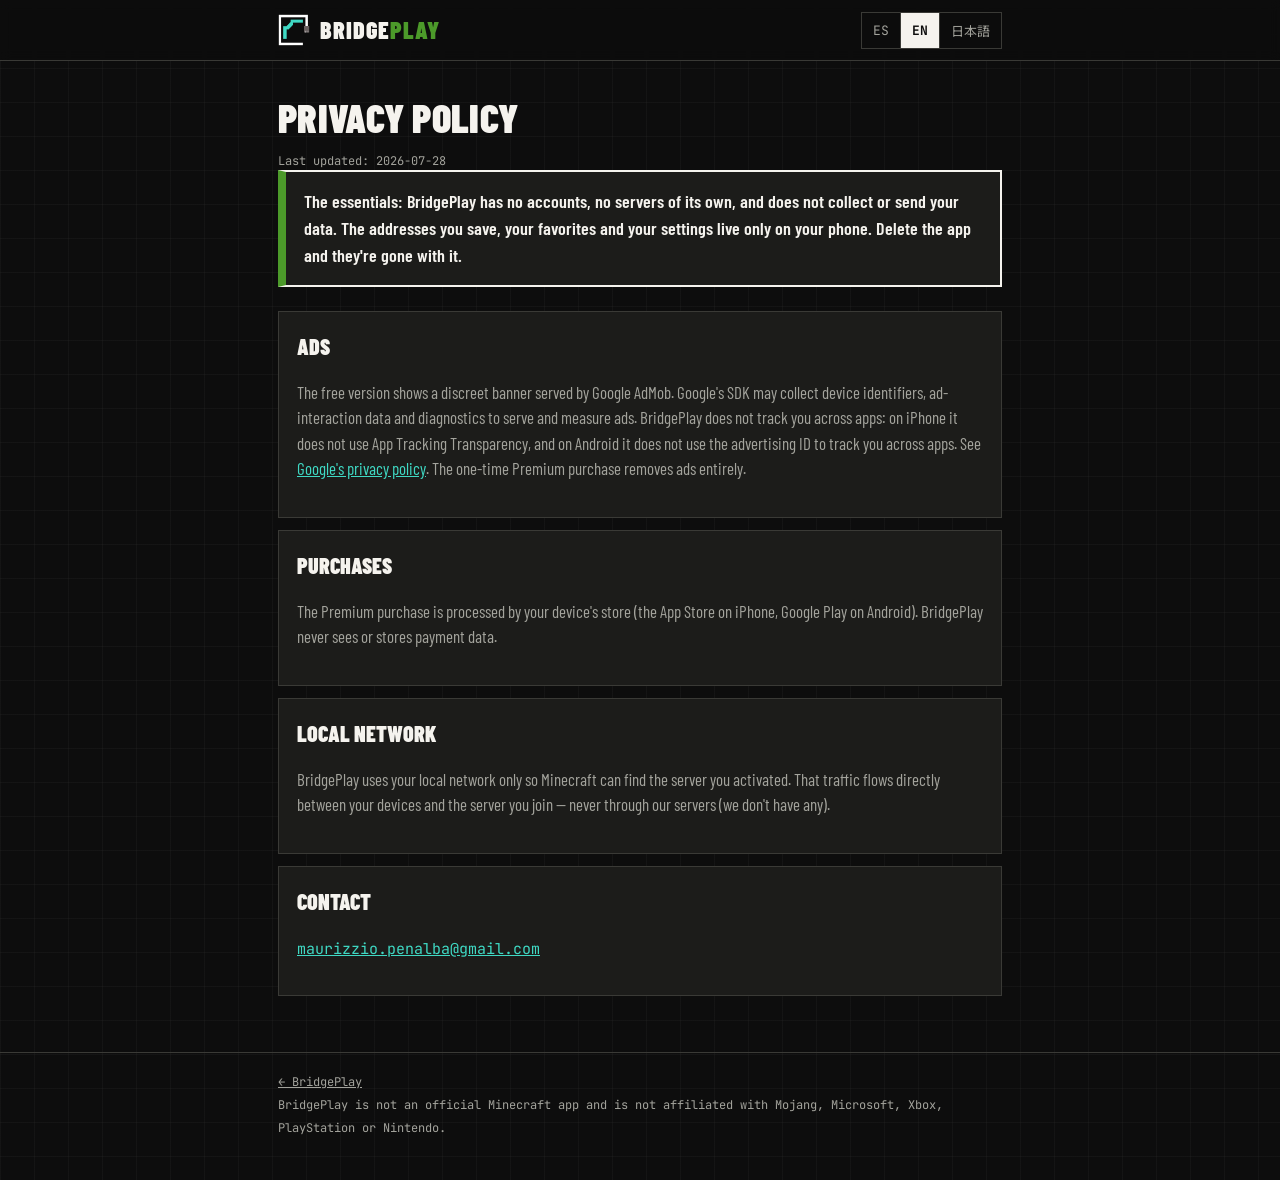
<file: privacy.html>
<!DOCTYPE html>
<html lang="es"
  data-title-es="Política de privacidad — BridgePlay"
  data-title-en="Privacy Policy — BridgePlay"
  data-title-ja="プライバシーポリシー — BridgePlay">
<head>
<meta charset="utf-8">
<meta name="viewport" content="width=device-width, initial-scale=1">
<title>Política de privacidad — BridgePlay</title>
<meta name="description" content="BridgePlay no tiene cuentas ni servidores propios y no recolecta tus datos. BridgePlay has no accounts, no servers of its own, and does not collect your data.">
<link rel="icon" type="image/png" href="logo.png">
<link rel="preconnect" href="https://fonts.googleapis.com">
<link rel="preconnect" href="https://fonts.gstatic.com" crossorigin>
<link href="https://fonts.googleapis.com/css2?family=Barlow+Condensed:wght@500;600;700;900&family=JetBrains+Mono:wght@400;700&family=Noto+Sans+JP:wght@400;500;700;900&display=swap" rel="stylesheet">
<link rel="stylesheet" href="site.css?v=20261006b">
<script src="lang.js?v=20261006b"></script>
</head>
<body>

<header class="top"><div class="wrap">
  <a class="brand" href="./"><img src="logo.png" alt=""><b>BRIDGE<span>PLAY</span></b></a>
  <nav class="langs" aria-label="Idioma / Language / 言語">
    <button type="button" data-set="es" aria-pressed="true">ES</button>
    <button type="button" data-set="en" aria-pressed="false">EN</button>
    <button type="button" data-set="ja" aria-pressed="false">日本語</button>
  </nav>
</div></header>

<main class="wrap doc">

<div data-l="es">
  <h1>Política de privacidad</h1>
  <p class="note">Última actualización: 2026-07-28</p>
  <div class="essential">Lo esencial: BridgePlay no tiene cuentas, no tiene servidores propios y no recolecta ni envía tus datos. Las direcciones que guardas, tus favoritos y tus ajustes viven únicamente en tu teléfono. Si borras la app, se borran con ella.</div>
  <div class="card"><h2>Anuncios</h2>
    <p>La versión gratuita muestra un banner discreto servido por Google AdMob. El SDK de Google puede recolectar identificadores del dispositivo, datos de interacción con anuncios y diagnóstico para servir y medir anuncios. BridgePlay no te rastrea entre apps: en iPhone no usa App Tracking Transparency y en Android no usa el identificador de publicidad para seguirte fuera de la app. Consulta la <a href="https://policies.google.com/privacy">política de privacidad de Google</a>. La compra única de Premium elimina los anuncios.</p></div>
  <div class="card"><h2>Compras</h2>
    <p>La compra de Premium la procesa la tienda de tu dispositivo (App Store en iPhone, Google Play en Android). BridgePlay nunca ve ni guarda datos de pago.</p></div>
  <div class="card"><h2>Red local</h2>
    <p>BridgePlay usa tu red local únicamente para que Minecraft encuentre el servidor que activaste. Ese tráfico va directo entre tus dispositivos y el servidor al que te conectas: no pasa por servidores nuestros (no tenemos).</p></div>
  <div class="card"><h2>Contacto</h2>
    <p><a class="mail" href="mailto:maurizzio.penalba@gmail.com">maurizzio.penalba@gmail.com</a></p></div>
</div>

<div data-l="en">
  <h1>Privacy Policy</h1>
  <p class="note">Last updated: 2026-07-28</p>
  <div class="essential">The essentials: BridgePlay has no accounts, no servers of its own, and does not collect or send your data. The addresses you save, your favorites and your settings live only on your phone. Delete the app and they're gone with it.</div>
  <div class="card"><h2>Ads</h2>
    <p>The free version shows a discreet banner served by Google AdMob. Google's SDK may collect device identifiers, ad-interaction data and diagnostics to serve and measure ads. BridgePlay does not track you across apps: on iPhone it does not use App Tracking Transparency, and on Android it does not use the advertising ID to track you across apps. See <a href="https://policies.google.com/privacy">Google's privacy policy</a>. The one-time Premium purchase removes ads entirely.</p></div>
  <div class="card"><h2>Purchases</h2>
    <p>The Premium purchase is processed by your device's store (the App Store on iPhone, Google Play on Android). BridgePlay never sees or stores payment data.</p></div>
  <div class="card"><h2>Local network</h2>
    <p>BridgePlay uses your local network only so Minecraft can find the server you activated. That traffic flows directly between your devices and the server you join — never through our servers (we don't have any).</p></div>
  <div class="card"><h2>Contact</h2>
    <p><a class="mail" href="mailto:maurizzio.penalba@gmail.com">maurizzio.penalba@gmail.com</a></p></div>
</div>

<div data-l="ja">
  <h1>プライバシーポリシー</h1>
  <p class="note">最終更新日：2026年7月28日（日本語版の追加：2026年10月6日）</p>
  <div class="essential">要点：BridgePlayにはアカウントも独自のサーバーもなく、ユーザーのデータを収集・送信することはありません。保存したサーバーのアドレス、お気に入り、設定は、すべてスマホの中だけに保存されます。アプリを削除すると、これらのデータも一緒に削除されます。</div>
  <div class="card"><h2>広告</h2>
    <p>無料版では、Google AdMobが配信する控えめなバナー広告を表示します。広告の配信と効果測定のため、GoogleのSDKが端末の識別子、広告の操作に関するデータ、診断データを収集する場合があります。BridgePlayが、ほかのアプリをまたいでユーザーを追跡することはありません。iPhoneではApp Tracking Transparencyを使用せず、Androidでは広告IDをアプリの外での追跡に使用しません。詳しくは<a href="https://policies.google.com/privacy">Googleのプライバシーポリシー</a>をご覧ください。プレミアム（買い切り）を購入すると、広告はすべて表示されなくなります。</p></div>
  <div class="card"><h2>購入</h2>
    <p>プレミアムの購入は、お使いの端末のストア（iPhoneはApp Store、AndroidはGoogle Play）が処理します。BridgePlayが支払い情報を見たり保存したりすることはありません。</p></div>
  <div class="card"><h2>ローカルネットワーク</h2>
    <p>BridgePlayがローカルネットワークを使うのは、有効にしたサーバーをMinecraftに見つけてもらうためだけです。この通信はお使いの機器と参加先のサーバーの間で直接行われ、BridgePlay側のサーバーを経由することはありません（BridgePlayはサーバーを持っていません）。</p></div>
  <div class="card"><h2>お問い合わせ</h2>
    <p><a class="mail" href="mailto:maurizzio.penalba@gmail.com">maurizzio.penalba@gmail.com</a></p></div>
</div>

</main>

<footer class="foot"><div class="wrap">
  <a href="./">← BridgePlay</a><br>
  <span data-l="es">BridgePlay no es una app oficial de Minecraft y no está afiliada a Mojang, Microsoft, Xbox, PlayStation ni Nintendo.</span>
  <span data-l="en">BridgePlay is not an official Minecraft app and is not affiliated with Mojang, Microsoft, Xbox, PlayStation or Nintendo.</span>
  <span data-l="ja">BridgePlayはMinecraftの公式アプリではありません。Mojang、Microsoft、Xbox、PlayStation、任天堂とは提携していません。</span>
</div></footer>
</body>
</html>
</file>
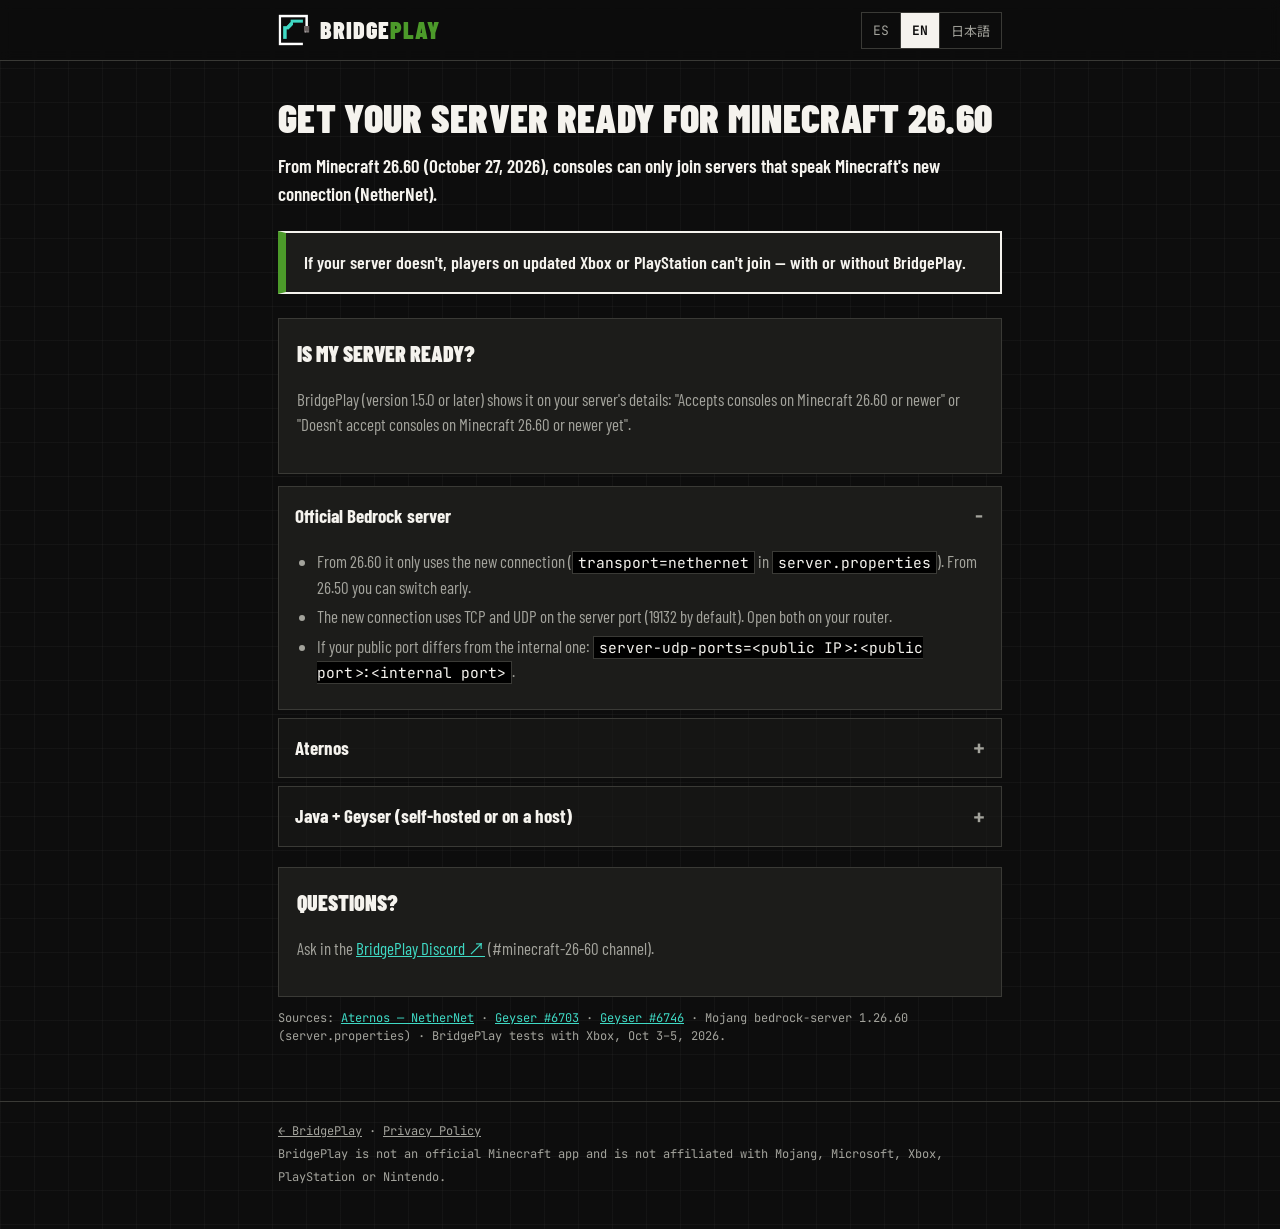
<file: servidores-26-60.html>
<!DOCTYPE html>
<html lang="es"
  data-title-es="Prepara tu servidor para Minecraft 26.60 — BridgePlay"
  data-title-en="Get your server ready for Minecraft 26.60 — BridgePlay"
  data-title-ja="サーバーをMinecraft 26.60に対応させる — BridgePlay">
<head>
<meta charset="utf-8">
<meta name="viewport" content="width=device-width, initial-scale=1">
<title>Prepara tu servidor para Minecraft 26.60 — BridgePlay</title>
<meta name="description" content="Desde Minecraft 26.60 (27-oct-2026) las consolas solo entran a servidores con la conexión nueva (NetherNet). Cómo preparar Bedrock, Aternos y Java + Geyser. / How to get your server ready for Minecraft 26.60. / Minecraft 26.60へのサーバー対応方法。">
<meta property="og:title" content="Get your server ready for Minecraft 26.60 · Prepara tu servidor para la 26.60">
<meta property="og:description" content="Consoles on Minecraft 26.60 only join servers that speak NetherNet. Here is how to get ready.">
<meta property="og:image" content="https://mpenalba1.github.io/bridgeplay-support/logo.png">
<meta property="og:type" content="website">
<link rel="icon" type="image/png" href="logo.png">
<link rel="preconnect" href="https://fonts.googleapis.com">
<link rel="preconnect" href="https://fonts.gstatic.com" crossorigin>
<link href="https://fonts.googleapis.com/css2?family=Barlow+Condensed:wght@500;600;700;900&family=JetBrains+Mono:wght@400;700&family=Noto+Sans+JP:wght@400;500;700;900&display=swap" rel="stylesheet">
<link rel="stylesheet" href="site.css?v=20261006b">
<script src="lang.js?v=20261006b"></script>
</head>
<body>

<header class="top"><div class="wrap">
  <a class="brand" href="./"><img src="logo.png" alt=""><b>BRIDGE<span>PLAY</span></b></a>
  <nav class="langs" aria-label="Idioma / Language / 言語">
    <button type="button" data-set="es" aria-pressed="true">ES</button>
    <button type="button" data-set="en" aria-pressed="false">EN</button>
    <button type="button" data-set="ja" aria-pressed="false">日本語</button>
  </nav>
</div></header>

<main class="wrap doc">

<!-- ───────── Español ───────── -->
<div data-l="es">
  <h1>Prepara tu servidor para Minecraft 26.60</h1>
  <p class="lead">Desde Minecraft 26.60 (27 de octubre de 2026), las consolas solo pueden entrar a servidores que hablen la conexión nueva de Minecraft (NetherNet).</p>
  <div class="essential">Si tu servidor no la tiene, los jugadores con Xbox o PlayStation actualizados no podrán entrar, con o sin BridgePlay.</div>

  <div class="card"><h2>¿Mi servidor ya está listo?</h2>
    <p>BridgePlay (desde la versión 1.5.0) te lo dice en el detalle de tu servidor: «Acepta consolas con Minecraft 26.60 o más nuevo» o «Todavía no acepta consolas con Minecraft 26.60 o más nuevo».</p></div>

  <details open><summary>Servidor oficial de Bedrock</summary><div><ul>
    <li>Desde la 26.60 usa solo la conexión nueva (<code>transport=nethernet</code> en <code>server.properties</code>). Desde la 26.50 ya puedes activarla.</li>
    <li>La conexión nueva usa TCP y UDP en el puerto del servidor (19132 por defecto). Abre los dos en tu router.</li>
    <li>Si tu puerto público es distinto del interno: <code>server-udp-ports=&lt;IP pública&gt;:&lt;puerto público&gt;:&lt;puerto interno&gt;</code>.</li>
  </ul></div></details>
  <details><summary>Aternos</summary><div><ul>
    <li>Bedrock: se actualiza solo a la conexión nueva.</li>
    <li>Java + Geyser: Aternos atiende la conexión nueva en <code>tuservidor.aternos.me</code>, puerto 19132 (no en el puerto que te muestra para Bedrock). BridgePlay la encuentra sola.</li>
    <li>Si al entrar ves «Duplicate handler name: rak-error-handler», tu Geyser está desactualizado: en Aternos ve a Plugins, busca GeyserMC, dale a instalar otra vez (baja la versión más reciente) y reinicia el servidor. (Confirmado por el equipo de Geyser.)</li>
  </ul></div></details>
  <details><summary>Java + Geyser (servidor propio o hosting)</summary><div><ul>
    <li>Actualiza Geyser a una versión del 15 de septiembre de 2026 o posterior (soporte de Bedrock 26.50 y de la conexión nueva).</li>
    <li>La conexión nueva necesita el puerto de Bedrock en TCP y en UDP. Ábrelos los dos.</li>
    <li><code>clone-remote-port</code> ya no sirve: el puerto TCP chocaría con el de Java. Usa un puerto propio para Bedrock.</li>
    <li>¿Tu hosting no te da un puerto TCP? Usa Warden, un servicio gratis que hace la parte TCP por ti (te da una dirección tipo <code>algo.wdn.gg</code>). Solo necesitas el puerto UDP.</li>
  </ul></div></details>

  <div class="card" style="margin-top:20px"><h2>¿Dudas?</h2>
    <p>Pregunta en el <a href="https://discord.gg/EFEthtAZ9J">Discord de BridgePlay ↗</a> (canal #minecraft-26-60).</p></div>
  <p class="note">Fuentes: <a href="https://support.aternos.org/hc/en-us/articles/39155890785053-NetherNet-protocol-Minecraft-Bedrock-Edition">Aternos — NetherNet</a> · <a href="https://github.com/GeyserMC/Geyser/pull/6703">Geyser #6703</a> · <a href="https://github.com/GeyserMC/Geyser/issues/6746">Geyser #6746</a> · Mojang bedrock-server 1.26.60 (server.properties) · pruebas de BridgePlay con Xbox, 3–5 oct 2026.</p>
</div>

<!-- ───────── English ───────── -->
<div data-l="en">
  <h1>Get your server ready for Minecraft 26.60</h1>
  <p class="lead">From Minecraft 26.60 (October 27, 2026), consoles can only join servers that speak Minecraft's new connection (NetherNet).</p>
  <div class="essential">If your server doesn't, players on updated Xbox or PlayStation can't join — with or without BridgePlay.</div>

  <div class="card"><h2>Is my server ready?</h2>
    <p>BridgePlay (version 1.5.0 or later) shows it on your server's details: "Accepts consoles on Minecraft 26.60 or newer" or "Doesn't accept consoles on Minecraft 26.60 or newer yet".</p></div>

  <details open><summary>Official Bedrock server</summary><div><ul>
    <li>From 26.60 it only uses the new connection (<code>transport=nethernet</code> in <code>server.properties</code>). From 26.50 you can switch early.</li>
    <li>The new connection uses TCP and UDP on the server port (19132 by default). Open both on your router.</li>
    <li>If your public port differs from the internal one: <code>server-udp-ports=&lt;public IP&gt;:&lt;public port&gt;:&lt;internal port&gt;</code>.</li>
  </ul></div></details>
  <details><summary>Aternos</summary><div><ul>
    <li>Bedrock: switches to the new connection automatically.</li>
    <li>Java + Geyser: Aternos serves the new connection at <code>yourserver.aternos.me</code>, port 19132 (not the Bedrock port it shows you). BridgePlay finds it on its own.</li>
    <li>If you see "Duplicate handler name: rak-error-handler", your Geyser is outdated: on Aternos go to Plugins, search GeyserMC, hit install again (it fetches the latest build) and restart the server. (Confirmed by the Geyser team.)</li>
  </ul></div></details>
  <details><summary>Java + Geyser (self-hosted or on a host)</summary><div><ul>
    <li>Update Geyser to a build from September 15, 2026 or later (Bedrock 26.50 + new connection support).</li>
    <li>The new connection needs the Bedrock port on both TCP and UDP. Open both.</li>
    <li><code>clone-remote-port</code> no longer works: the TCP port would clash with Java's. Give Bedrock its own port.</li>
    <li>Your host doesn't give you a TCP port? Use Warden, a free service that handles the TCP part for you (you get an address like <code>something.wdn.gg</code>). You only need the UDP port.</li>
  </ul></div></details>

  <div class="card" style="margin-top:20px"><h2>Questions?</h2>
    <p>Ask in the <a href="https://discord.gg/EFEthtAZ9J">BridgePlay Discord ↗</a> (#minecraft-26-60 channel).</p></div>
  <p class="note">Sources: <a href="https://support.aternos.org/hc/en-us/articles/39155890785053-NetherNet-protocol-Minecraft-Bedrock-Edition">Aternos — NetherNet</a> · <a href="https://github.com/GeyserMC/Geyser/pull/6703">Geyser #6703</a> · <a href="https://github.com/GeyserMC/Geyser/issues/6746">Geyser #6746</a> · Mojang bedrock-server 1.26.60 (server.properties) · BridgePlay tests with Xbox, Oct 3–5, 2026.</p>
</div>

<!-- ───────── 日本語 ───────── -->
<div data-l="ja">
  <h1>サーバーをMinecraft 26.60に対応させる</h1>
  <p class="lead">Minecraft 26.60（2026年10月27日）から、ゲーム機はMinecraftの新しい接続方式（NetherNet）に対応したサーバーにしか参加できなくなります。</p>
  <div class="essential">サーバーが対応していないと、アップデート済みのXboxやPlayStationからは、BridgePlayの有無にかかわらず参加できません。</div>

  <div class="card"><h2>自分のサーバーは対応している？</h2>
    <p>BridgePlay（バージョン1.5.0以降）のサーバーの「詳細」画面に、「ゲーム機のMinecraftが26.60以降でも参加できます」または「ゲーム機のMinecraftが26.60以降だと、まだ参加できません」と表示されます。</p></div>

  <details open><summary>公式の統合版サーバー（BDS）</summary><div><ul>
    <li>26.60からは新しい接続方式だけを使います（<code>server.properties</code>の<code>transport=nethernet</code>）。26.50から前もって切り替えることもできます。</li>
    <li>新しい接続方式は、サーバーのポート（初期値は19132）でTCPとUDPの両方を使います。ルーターで両方を開放してください。</li>
    <li>外部ポートと内部ポートが違う場合：<code>server-udp-ports=&lt;グローバルIP&gt;:&lt;外部ポート&gt;:&lt;内部ポート&gt;</code></li>
  </ul></div></details>
  <details><summary>Aternos</summary><div><ul>
    <li>統合版：自動で新しい接続方式に切り替わります。</li>
    <li>Java版＋Geyser：Aternosは新しい接続方式を<code>サーバー名.aternos.me</code>のポート19132で受け付けます（統合版用に表示されるポートではありません）。BridgePlayはこのポートを自動で見つけます。</li>
    <li>参加時に「Duplicate handler name: rak-error-handler」と表示される場合は、Geyserのバージョンが古くなっています。Aternosの「プラグイン」（Plugins）でGeyserMCを検索し、もう一度インストールして（最新版が入ります）から、サーバーを再起動してください（Geyserの開発チームに確認済みの方法です）。</li>
  </ul></div></details>
  <details><summary>Java版＋Geyser（自宅サーバー・レンタルサーバー）</summary><div><ul>
    <li>Geyserを2026年9月15日以降のビルドに更新してください（統合版26.50と新しい接続方式に対応）。</li>
    <li>新しい接続方式には、統合版用ポートのTCPとUDPの両方が必要です。両方を開放してください。</li>
    <li><code>clone-remote-port</code>は使えなくなりました（TCPポートがJava版と競合するため）。統合版には専用のポートを割り当ててください。</li>
    <li>レンタルサーバーでTCPポートが使えない場合は、TCPの部分を代わりに処理してくれる無料サービス「Warden」が使えます（<code>○○.wdn.gg</code>のようなアドレスが発行されます）。この場合、必要なのはUDPポートだけです。</li>
  </ul></div></details>

  <div class="card" style="margin-top:20px"><h2>質問があるときは</h2>
    <p><a href="https://discord.gg/EFEthtAZ9J">BridgePlayのDiscord ↗</a>（#minecraft-26-60チャンネル、英語・スペイン語）で質問できます。</p></div>
  <p class="note">出典：<a href="https://support.aternos.org/hc/en-us/articles/39155890785053-NetherNet-protocol-Minecraft-Bedrock-Edition">Aternos — NetherNet</a> · <a href="https://github.com/GeyserMC/Geyser/pull/6703">Geyser #6703</a> · <a href="https://github.com/GeyserMC/Geyser/issues/6746">Geyser #6746</a> · Mojang bedrock-server 1.26.60（server.properties） · BridgePlayによるXboxでの検証（2026年10月3〜5日）</p>
</div>

</main>

<footer class="foot"><div class="wrap">
  <a href="./">← BridgePlay</a> ·
  <a href="privacy.html"><span data-l="es">Política de privacidad</span><span data-l="en">Privacy Policy</span><span data-l="ja">プライバシーポリシー</span></a><br>
  <span data-l="es">BridgePlay no es una app oficial de Minecraft y no está afiliada a Mojang, Microsoft, Xbox, PlayStation ni Nintendo.</span>
  <span data-l="en">BridgePlay is not an official Minecraft app and is not affiliated with Mojang, Microsoft, Xbox, PlayStation or Nintendo.</span>
  <span data-l="ja">BridgePlayはMinecraftの公式アプリではありません。Mojang、Microsoft、Xbox、PlayStation、任天堂とは提携していません。</span>
</div></footer>
</body>
</html>
</file>
<file: site.css>
/* Sistema "Bloque" de BridgePlay (DESIGN_SYSTEM.md del repo de la app):
   radio cero, borde de 2px solo en lo importante, verde = acción. */
:root {
  --bg:#0D0D0D; --surface:#1C1C1A; --surface2:#24241F; --border:#F5F3EE; --line:#3A3A36;
  --text:#F5F3EE; --dim:#A3A39C; --grass:#4C9A2A; --diamond:#3FD9C4; --gold:#E8B923;
  --head:'Barlow Condensed', 'Noto Sans JP', sans-serif;
  --body:'Barlow Condensed', 'Noto Sans JP', sans-serif;
  --mono:'JetBrains Mono', 'Noto Sans JP', monospace;
}
* { box-sizing:border-box; border-radius:0 !important; }
html { -webkit-text-size-adjust:100%; }
body {
  margin:0; background:var(--bg); color:var(--text); font-family:var(--body); line-height:1.5;
  background-image:
    linear-gradient(rgba(245,243,238,.03) 1px, transparent 1px),
    linear-gradient(90deg, rgba(245,243,238,.03) 1px, transparent 1px);
  background-size:34px 34px;
}
a { color:var(--diamond); }
.wrap { max-width:760px; margin:0 auto; padding:0 18px; }

/* Idiomas: solo se ve el bloque del idioma elegido (sin JS: español). */
html:not([data-lang]) [data-l]:not([data-l="es"]),
html[data-lang="es"] [data-l]:not([data-l="es"]),
html[data-lang="en"] [data-l]:not([data-l="en"]),
html[data-lang="ja"] [data-l]:not([data-l="ja"]) { display:none !important; }
html[data-lang="ja"] { --head:'Noto Sans JP', sans-serif; --body:'Noto Sans JP', sans-serif; }
html[data-lang="ja"] body { line-height:1.7; }
/* Japonés: cortar líneas por frases, no a mitad de palabra (Chrome; Safari lo ignora). */
html[data-lang="ja"] h1, html[data-lang="ja"] h2, html[data-lang="ja"] summary, html[data-lang="ja"] .perk h3 { word-break:auto-phrase; }

/* Barra superior */
.top { position:sticky; top:0; z-index:5; background:rgba(13,13,13,.92); backdrop-filter:blur(6px);
  border-bottom:1px solid var(--line); }
.top .wrap { display:flex; align-items:center; justify-content:space-between; height:60px; gap:12px; }
.brand { display:flex; align-items:center; gap:10px; text-decoration:none; color:var(--text); }
.brand img { width:32px; height:32px; }
.brand b { font-family:'Barlow Condensed', sans-serif; font-weight:900; font-size:24px; letter-spacing:1px; }
.brand b span { color:var(--grass); }
.langs { display:flex; border:1px solid var(--line); }
.langs button { appearance:none; background:none; border:0; color:var(--dim); cursor:pointer;
  font-family:var(--mono); font-size:13px; padding:8px 11px; }
.langs button + button { border-left:1px solid var(--line); }
.langs button[aria-pressed="true"] { background:var(--text); color:var(--bg); font-weight:700; }
.langs button:focus-visible { outline:2px solid var(--diamond); outline-offset:-2px; }

/* Portada */
.hero { padding:44px 0 8px; display:grid; grid-template-columns:1.25fr .75fr; gap:28px; align-items:center; }
@media (max-width:640px) { .hero { grid-template-columns:1fr; padding-top:30px; } .hero .phone { display:none; } }
h1 { font-family:var(--head); font-weight:900; font-size:46px; line-height:1.02; margin:0 0 14px;
  text-transform:uppercase; letter-spacing:.3px; }
html[data-lang="ja"] h1 { font-size:34px; line-height:1.3; text-transform:none; letter-spacing:0; }
h1 em { font-style:normal; color:var(--grass); }
.lead { font-size:21px; font-weight:600; margin:0 0 22px; color:var(--text); }
html[data-lang="ja"] .lead { font-size:17px; font-weight:500; }
.phone img { width:100%; max-width:250px; display:block; margin-left:auto; border:1px solid var(--line); }

.get { display:grid; grid-template-columns:1fr 1fr; gap:12px; }
@media (max-width:420px) { .get { grid-template-columns:1fr; } }
.cta { display:flex; align-items:center; gap:12px; text-decoration:none; color:var(--text);
  background:var(--surface); border:2px solid var(--border); border-left:8px solid var(--grass); padding:14px 16px; }
.cta:hover { background:var(--surface2); }
.cta .t1 { font-family:var(--head); font-weight:900; font-size:24px; line-height:1.1; }
.cta .t2 { font-family:var(--mono); font-size:12px; color:var(--dim); }
.note { font-family:var(--mono); font-size:12px; color:var(--dim); margin:12px 0 0; }

/* Secciones */
.label { font-family:var(--mono); font-size:13px; letter-spacing:2px; text-transform:uppercase;
  color:var(--dim); margin:48px 0 14px; }
html[data-lang="ja"] .label { letter-spacing:1px; }
.steps { list-style:none; margin:0; padding:0; counter-reset:s; }
.steps li { display:grid; grid-template-columns:38px 1fr; gap:14px; align-items:start; padding:10px 0;
  font-size:19px; font-weight:600; counter-increment:s; }
html[data-lang="ja"] .steps li { font-size:16px; font-weight:500; }
.steps li::before { content:counter(s); width:38px; height:38px; display:grid; place-items:center;
  border:1px solid var(--grass); color:var(--grass); font-family:var(--mono); font-weight:700; }
.steps small { display:block; color:var(--dim); font-weight:500; font-size:16px; }
html[data-lang="ja"] .steps small { font-size:14px; }

.shots { display:flex; gap:12px; overflow-x:auto; scroll-snap-type:x mandatory; padding-bottom:8px; }
.shots img { flex:0 0 auto; width:200px; scroll-snap-align:start; border:1px solid var(--line); }

.perks { display:grid; grid-template-columns:1fr 1fr; gap:10px; }
@media (max-width:560px) { .perks { grid-template-columns:1fr; } }
.perk { border:1px solid var(--line); padding:14px 16px; background:rgba(28,28,26,.6); }
.perk h3 { margin:0 0 4px; font-family:var(--head); font-size:19px; font-weight:700; text-transform:uppercase; }
html[data-lang="ja"] .perk h3 { font-size:16px; text-transform:none; }
.perk p { margin:0; font-size:16px; color:var(--dim); }
html[data-lang="ja"] .perk p { font-size:14px; }

/* Preguntas: temas que se abren al tocarlos (como la Ayuda de la app) */
details { border:1px solid var(--line); background:rgba(28,28,26,.6); margin:0 0 8px; }
details[open] { background:var(--surface); }
summary { list-style:none; cursor:pointer; padding:15px 48px 15px 16px; position:relative;
  font-family:var(--head); font-size:19px; font-weight:700; }
html[data-lang="ja"] summary { font-size:16px; }
summary::-webkit-details-marker { display:none; }
summary::after { content:"+"; position:absolute; right:16px; top:50%; transform:translateY(-50%);
  font-family:var(--mono); font-size:20px; color:var(--dim); }
details[open] summary::after { content:"−"; }
details > div { padding:0 16px 16px; color:var(--dim); font-size:17px; }
html[data-lang="ja"] details > div { font-size:15px; }
details > div p { margin:0 0 8px; }
details ol, details ul { margin:0 0 8px; padding-left:22px; }
details li { margin:4px 0; }
code { font-family:var(--mono); font-size:.86em; background:#000; border:1px solid var(--line); padding:1px 5px; color:var(--text); }

.card { background:var(--surface); border:1px solid var(--line); padding:18px; }
.card h2 { font-family:var(--head); font-size:22px; font-weight:900; text-transform:uppercase; margin:0 0 8px; }
html[data-lang="ja"] .card h2 { font-size:18px; text-transform:none; }
.card p, .card li { color:var(--dim); font-size:17px; }
html[data-lang="ja"] .card p, html[data-lang="ja"] .card li { font-size:15px; }
.mail { font-family:var(--mono); font-size:15px; }

/* Páginas de texto (guía, privacidad) */
.doc { padding-top:36px; }
@media (max-width:560px) { h1 { font-size:38px; } .doc h1 { font-size:32px; } }
.doc h1 { font-size:40px; }
html[data-lang="ja"] .doc h1 { font-size:28px; }
.doc .lead { font-size:19px; }
.doc .card { margin:0 0 12px; }
.essential { border:2px solid var(--border); border-left:8px solid var(--grass); background:var(--surface); padding:16px 18px; margin:0 0 24px; font-size:18px; font-weight:600; }
html[data-lang="ja"] .essential { font-size:15px; font-weight:500; }

.foot { font-family:var(--mono); font-size:12px; color:var(--dim); border-top:1px solid var(--line);
  margin-top:56px; padding:18px 0 40px; line-height:1.9; }
.foot a { color:var(--dim); }
</file>
